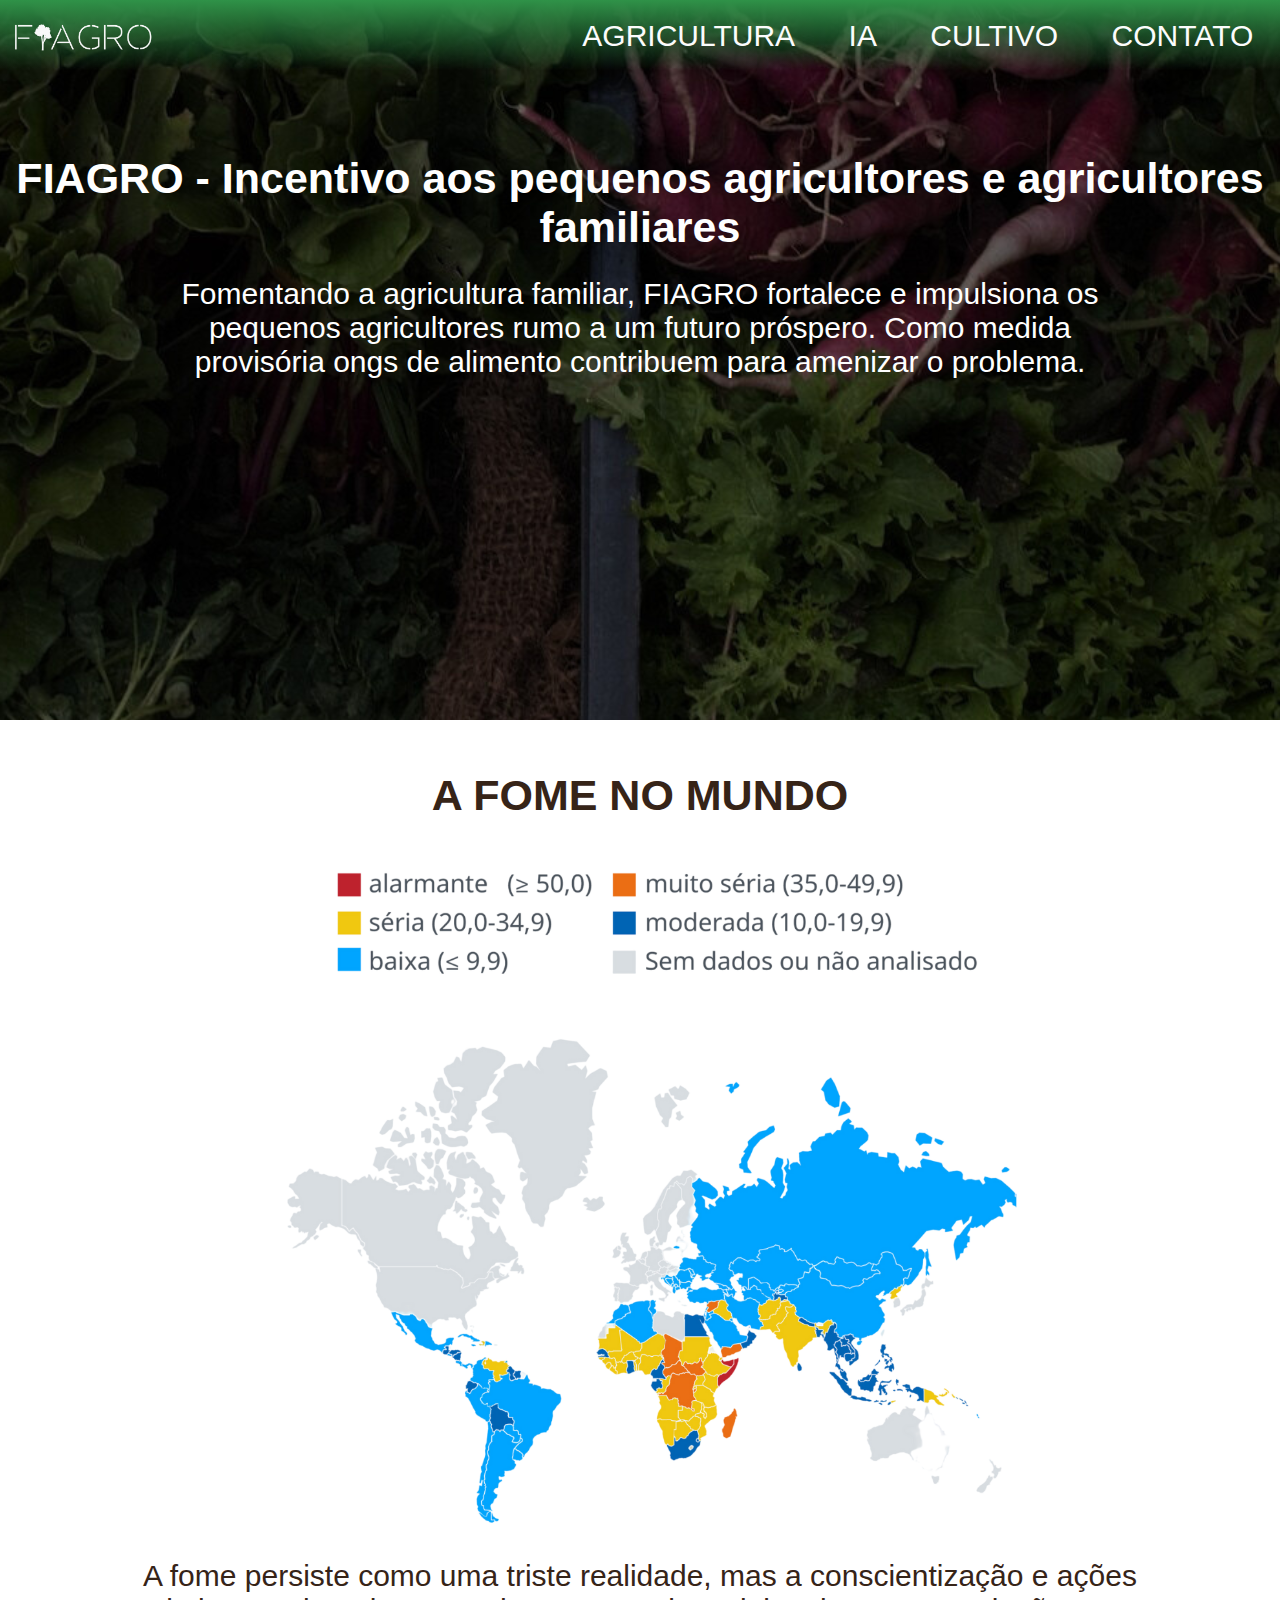
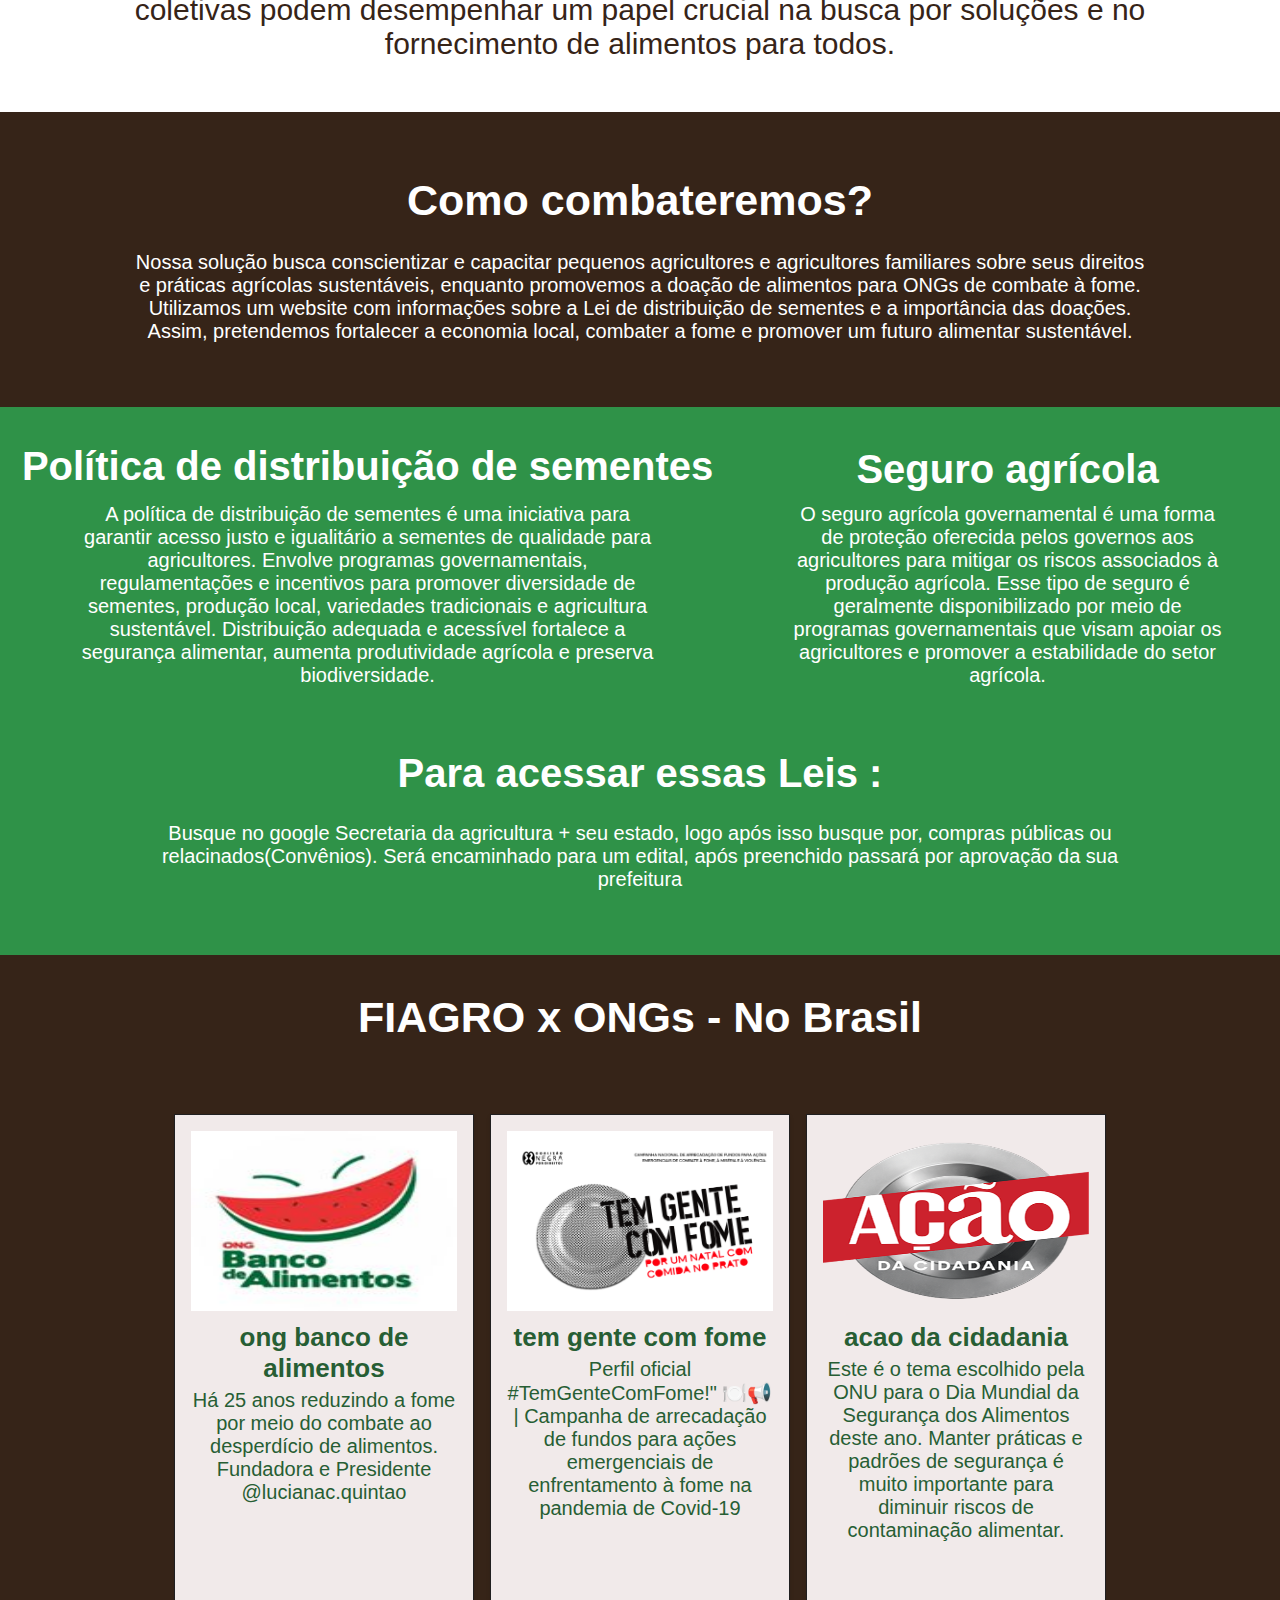
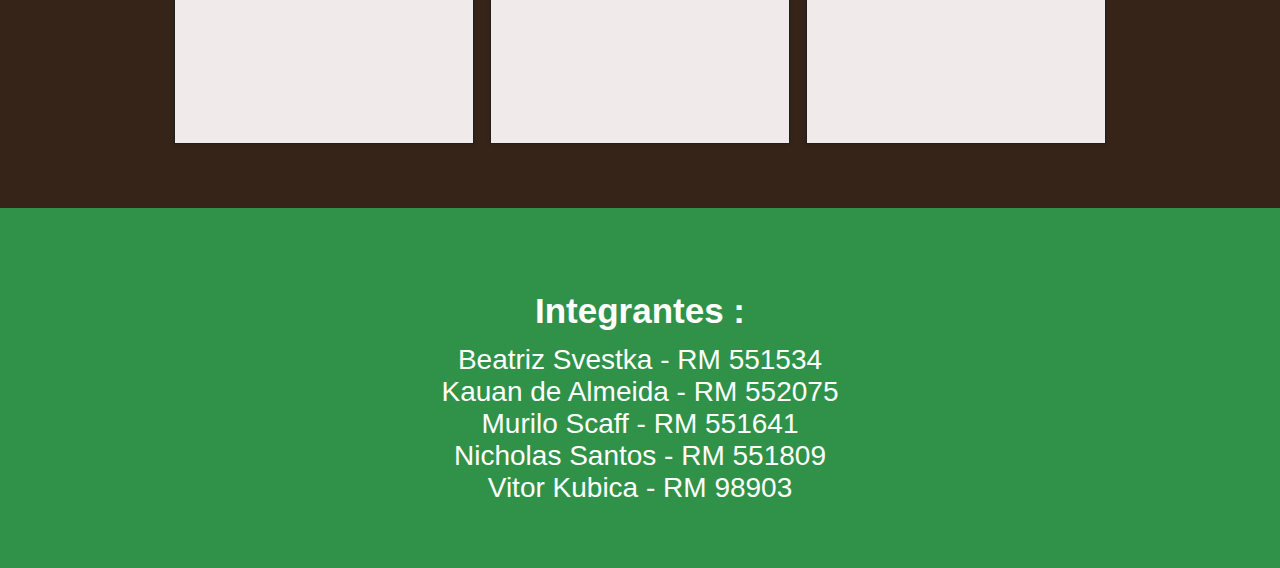
<file: index.html>
<!DOCTYPE html>
<html lang="pt-br">
<head>
    <meta charset="UTF-8">
    <meta http-equiv="X-UA-Compatible" content="IE=edge">
    <meta name="viewport" content="width=device-width, initial-scale=1.0">
    <title>FIAGRO</title>
    <link rel="stylesheet" href="../css/estilo.css">
    <link rel="icon" 
      type="image/jpeg" 
      href="./img/icone.jpeg" />
</head>
<body >
    <header class="cabecalho">
        <a class="logohome" href="../index.html"><img src="../img/logo.png" alt="Logo Fiagro"></a>
        <nav class="pags">
            <a href="../pages/agrisusten.html">AGRICULTURA</a>
            <a href="../pages/iagen.html">IA</a>
            <a href="../pages/cultivos.html">CULTIVO</a>
            <a href="../pages/contato.html" >CONTATO</a>
        </nav>
    </header>
    <section class="conteudoindex">
        <div class="introindex">
            <h2>FIAGRO - Incentivo aos pequenos agricultores e agricultores familiares</h2>
            <p>Fomentando a agricultura familiar, FIAGRO fortalece e impulsiona os pequenos agricultores rumo a um futuro próspero. Como medida provisória ongs de alimento contribuem para amenizar o problema.</p>
        </div>
        <div class="grafico">
            <h2>A FOME NO MUNDO</h2>
            <img src="./img/Cópia de background (5).png" alt="grafico fome no mundo">
            <p>A fome persiste como uma triste realidade, mas a conscientização e ações coletivas podem desempenhar um papel crucial na busca por soluções e no fornecimento de alimentos para todos.</p>
        </div>
        <div class="introindex1">
            <h2>Como combateremos?</h2>
            <p>
                Nossa solução busca conscientizar e capacitar pequenos agricultores e agricultores familiares sobre seus direitos e práticas agrícolas sustentáveis, enquanto promovemos a doação de alimentos para ONGs de combate à fome. Utilizamos um website com informações sobre a Lei de distribuição de sementes e a importância das doações. Assim, pretendemos fortalecer a economia local, combater a fome e promover um futuro alimentar sustentável.</p>
        </div>
        <div class="todasleis">
        <div class="leis">
        <div class="lei1">
                <h2>Política de distribuição de sementes</h2>
                <p>A política de distribuição de sementes é uma iniciativa para garantir acesso justo e igualitário a sementes de qualidade para agricultores. Envolve programas governamentais, regulamentações e incentivos para promover diversidade de sementes, produção local, variedades tradicionais e agricultura sustentável. Distribuição adequada e acessível fortalece a segurança alimentar, aumenta produtividade agrícola e preserva biodiversidade.</p>
        </div>
        <div class="lei2">
                <h2>Seguro agrícola</h2>
                <p>O seguro agrícola governamental é uma forma de proteção oferecida pelos governos aos agricultores para mitigar os riscos associados à produção agrícola. Esse tipo de seguro é geralmente disponibilizado por meio de programas governamentais que visam apoiar os agricultores e promover a estabilidade do setor agrícola.</p>
        </div>   
        </div>
        <h2>Para acessar essas Leis :</h2>
            <p class="final">Busque no google Secretaria da agricultura + seu estado, logo após isso busque por, compras públicas ou relacinados(Convênios). Será encaminhado para um edital, após preenchido passará por aprovação da sua prefeitura</p>

        </div>
          <section class="ex1">
            <div class="exemplos1">
              <h2 class="titulo3">FIAGRO x ONGs - No Brasil</h2>
            </div>
              <div class="exemplos">
                <div class="card">
                  <nav>
                    <a href="https://www.instagram.com/ongbancodealimentos/" target="_blank">
                   <img src="./img/ongbancodealimento.jpg" alt="ongbancodealimentos">
                    <h2>ong banco de alimentos</h2>
                  <p>Há 25 anos reduzindo a fome por meio do combate ao desperdício de alimentos.
                    Fundadora e Presidente @lucianac.quintao
                  </p>
                  </a>
                </nav>
                </div>
                <div class="card">
                  <nav>
                    <a href="https://www.instagram.com/temgentecomfomeoficial/" target="_blank">
                    <img src="./img/temgentecomfome.png" alt="temgentecomfomeoficial">
                    <h2>tem gente com fome</h2>
                    <p>Perfil oficial #TemGenteComFome!" 🍽️📢 | Campanha de arrecadação de fundos para ações emergenciais de enfrentamento à fome na pandemia de Covid-19</p>
                    </a>
                  </nav>
                </div>
                <div class="card">
                  <nav>
                    <a href="https://www.instagram.com/acaodacidadania/" target="_blank">
                    <img src="./img/acaocidadania.png" alt="acaodacidadania">
                  <h2>acao da cidadania</h2>
                  <p>
                    Este é o tema escolhido pela ONU para o Dia Mundial da Segurança dos Alimentos deste ano. Manter práticas e padrões de segurança é muito importante para diminuir riscos de contaminação alimentar.
                  </p>
                  </a>
                  </nav>
                </div>
              </div>
          </section>
        
    </section>
    <footer class = "rodape">
        <h2>Integrantes :</h2>
        <div>
            <p>
                Beatriz Svestka - RM 551534 <br> Kauan de Almeida - RM 552075 <br> Murilo Scaff - RM 551641 <br> Nicholas Santos - RM 551809 <br> Vitor Kubica - RM 98903
            </p>
        </div>
    </footer>
</body>
</html>
</file>
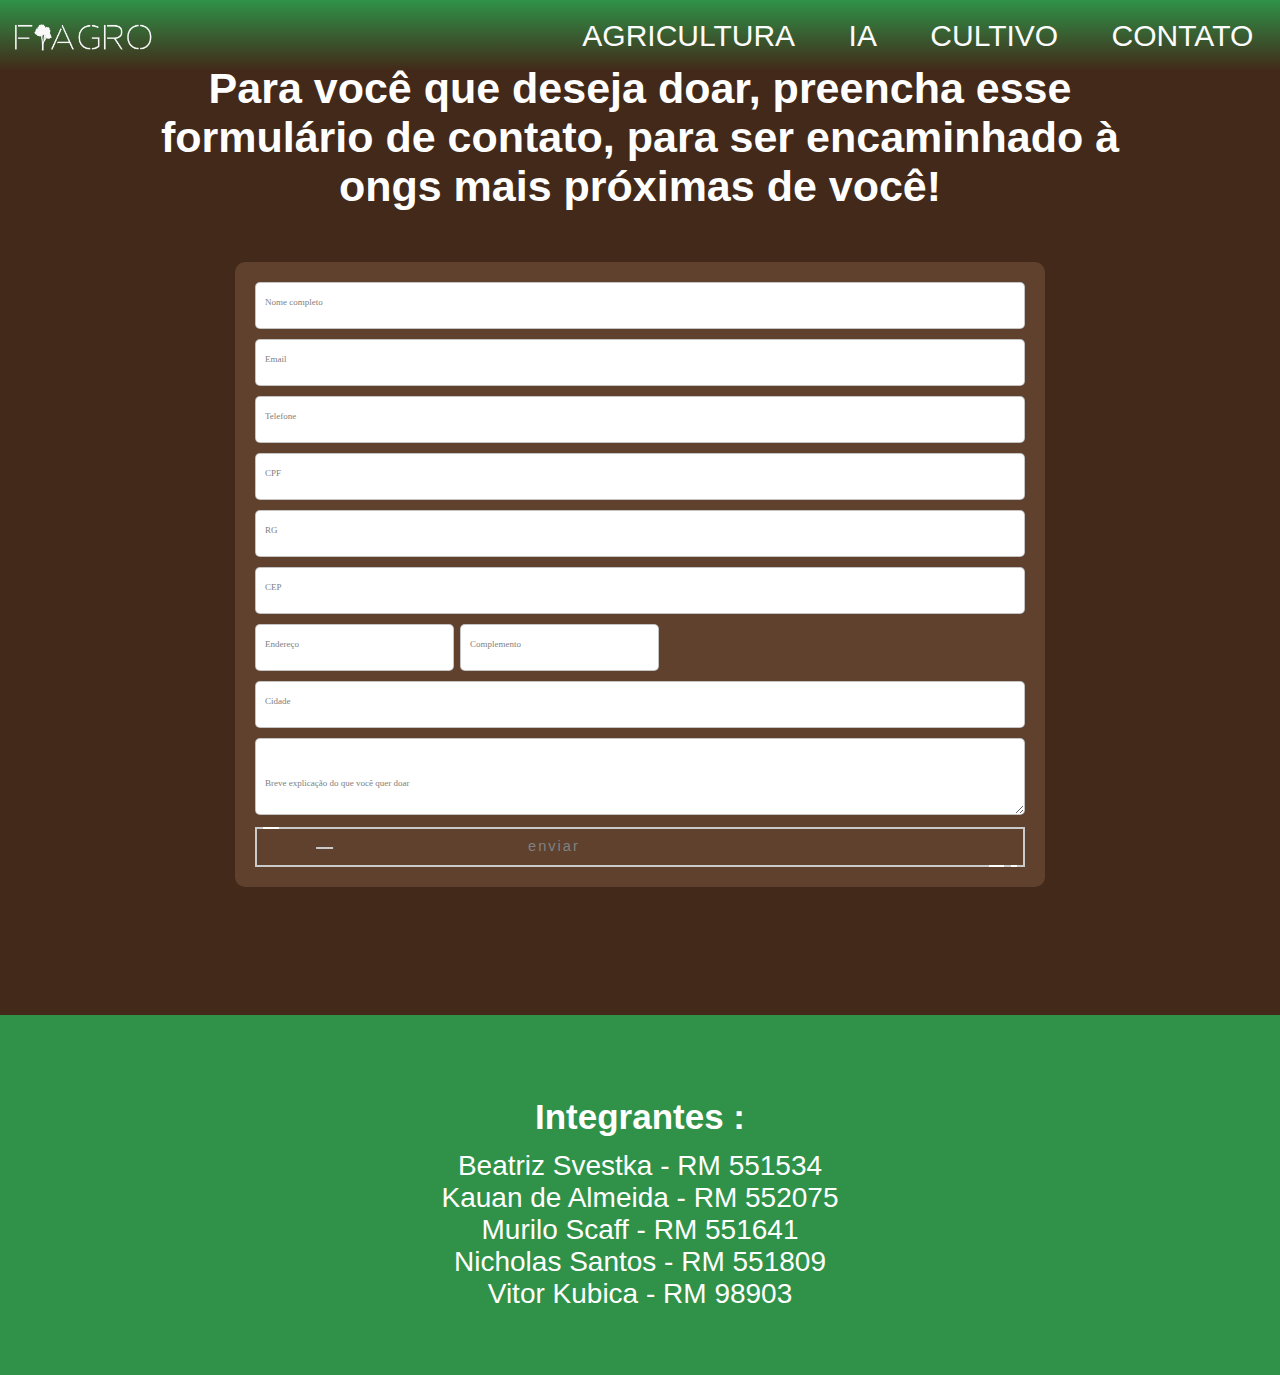
<file: pages/contato.html>
<!DOCTYPE html>
<html lang="pt-br">
<head>
    <meta charset="UTF-8">
    <meta http-equiv="X-UA-Compatible" content="IE=edge">
    <meta name="viewport" content="width=device-width, initial-scale=1.0">
    <title>FIAGRO</title>
    <link rel="stylesheet" href="../css/estilo.css">
    <link rel="icon" 
      type="image/jpeg" 
      href="../img/icone.jpeg" />
</head>
<body >
    <header class="cabecalho">
        <a class="logohome" href="../index.html"><img src="../img/logo.png" alt="Logo Fiagro"></a>
        <nav class="pags">
            <a href="../pages/agrisusten.html">AGRICULTURA</a>
            <a href="../pages/iagen.html">IA</a>
            <a href="../pages/cultivos.html">CULTIVO</a>
            <a href="../pages/contato.html" >CONTATO</a>
        </nav>
    </header>
    <section class="conteudo6" >
        <h2 class="titform">Para você que deseja doar, preencha esse formulário de contato, para ser encaminhado à ongs mais próximas de você!</h2>
        <form class="form">
    
           
                    
            <label>
                <input required="" placeholder="" type="text" class="input">
                <span>Nome completo</span>
            </label> 
                    
                    
            <label>
                <input required="" placeholder="" type="text" class="input">
                <span>Email</span>
            </label> 
                
            <label>
                <input required="" type="tel" placeholder="" class="input">
                <span>Telefone</span>
            </label>

            <label>
                <input required="" type="CPF" placeholder="" class="input">
                <span>CPF</span>
            </label>

            <label>
                <input required="" type="RG" placeholder="" class="input">
                <span>RG</span>
            </label>
            <label>
                <input required="" type="CEP" placeholder="" class="input">
                <span>CEP</span>
            </label> 
            
            <div class="flex">
                <label>
                    <input required="" placeholder="" type="text" class="input">
                    <span>Endereço</span>
                </label>
        
                <label>
                    <input required="" placeholder="" type="number" class="input">
                    <span>Complemento</span>
                </label>
            </div> 
            <label>
                <input required="" placeholder="" type="text" class="input">
                <span>Cidade</span>
            </label>
            <label>
                <textarea required="" rows="3" placeholder="" class="input01"></textarea>
                <span>Breve explicação do que você quer doar</span>
            </label>
    
            
            <button class="fancy" href="#">
              <span class="top-key"></span>
              <span class="text">ENVIAR</span>
              <span class="bottom-key-1"></span>
              <span class="bottom-key-2"></span>
            </button>
        </form>
        </section>
        <footer class = "rodape">
            <h2>Integrantes :</h2>
            <div>
                <p>
                    Beatriz Svestka - RM 551534 <br> Kauan de Almeida - RM 552075 <br> Murilo Scaff - RM 551641 <br> Nicholas Santos - RM 551809 <br> Vitor Kubica - RM 98903
                </p>
            </div>
        </footer>
</body>
</html>
</file>
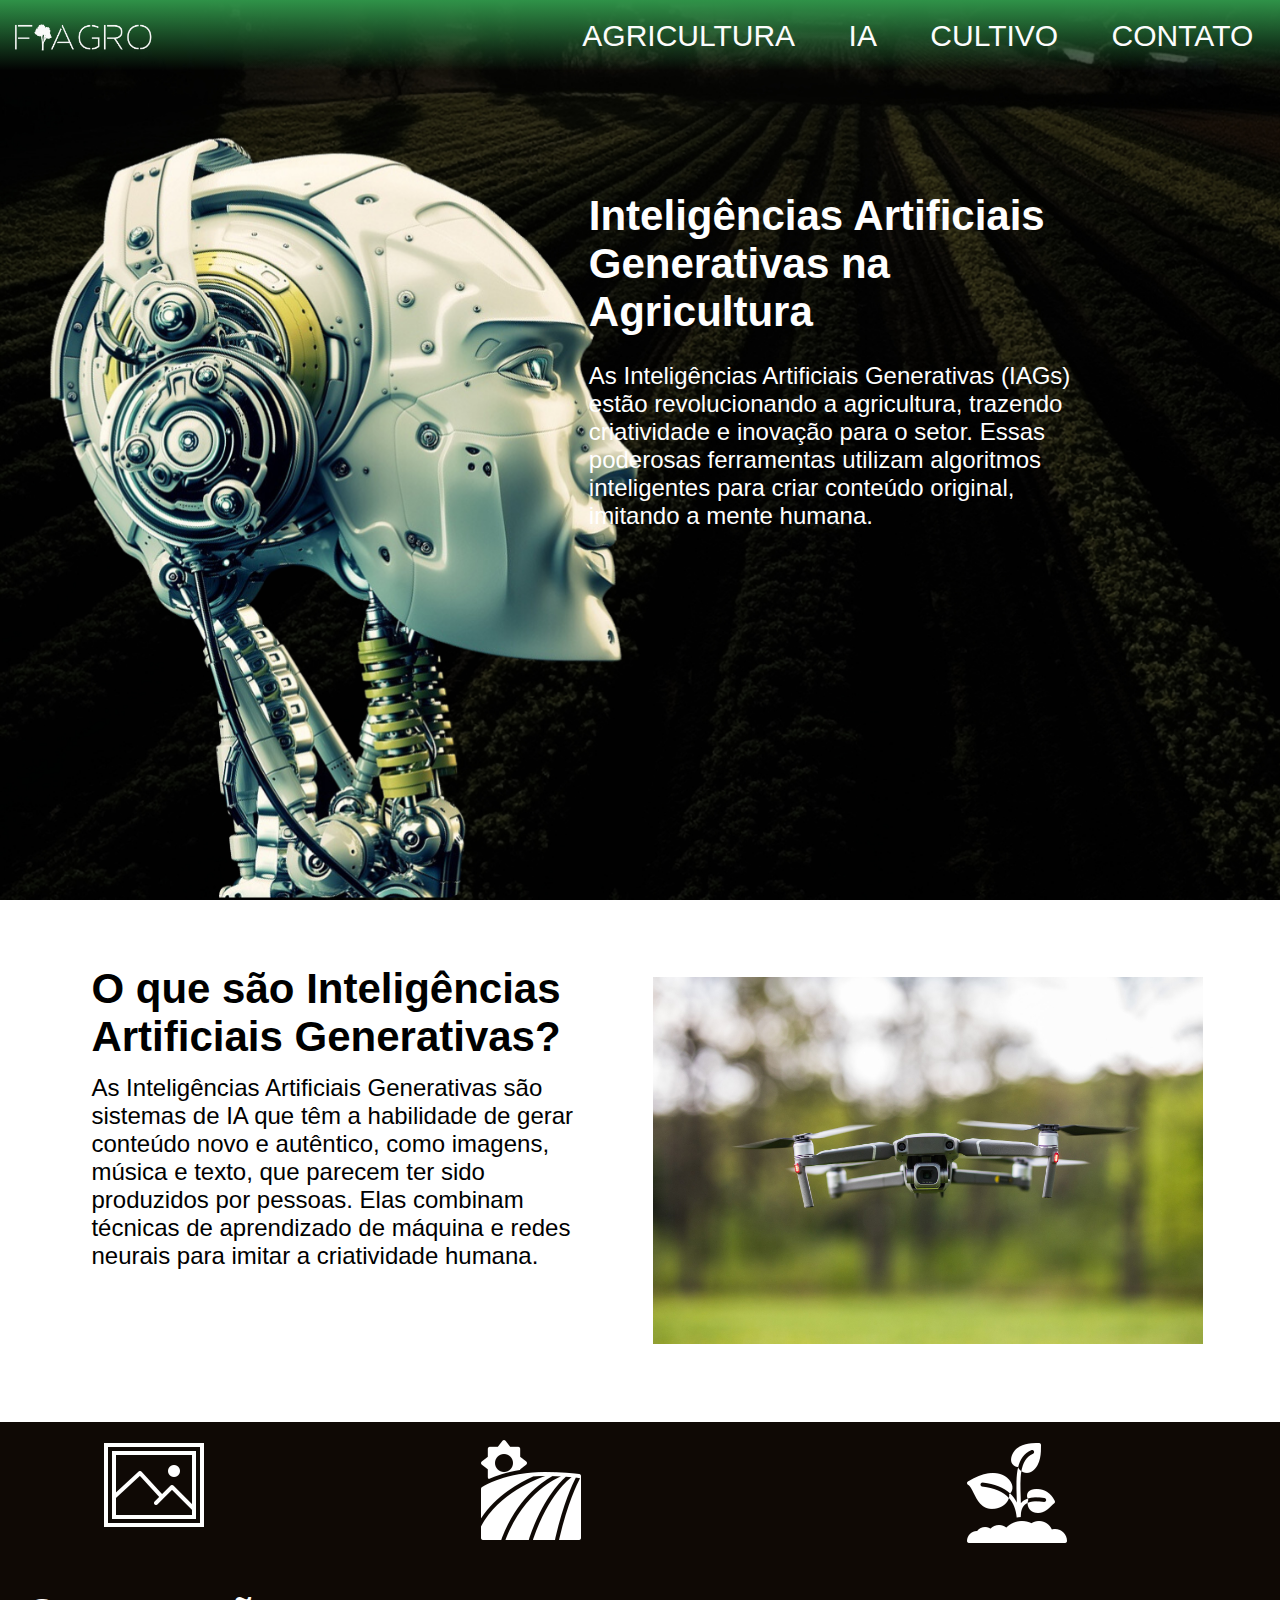
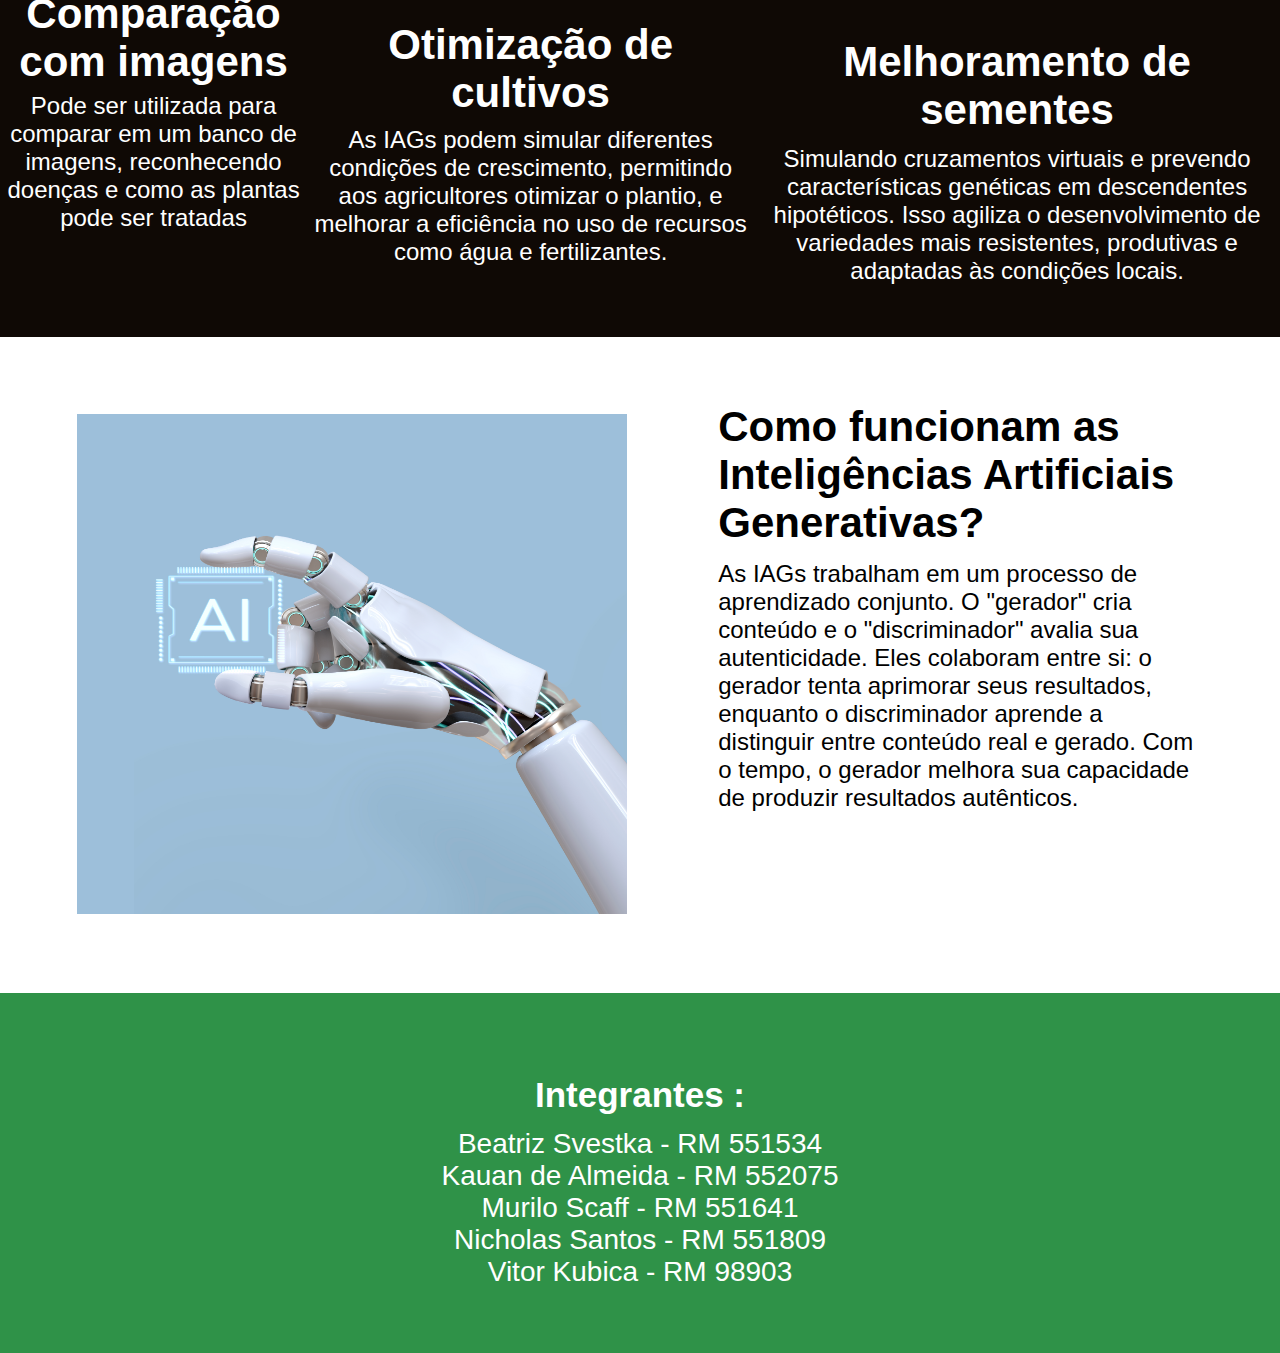
<file: pages/iagen.html>
<!DOCTYPE html>
<html lang="pt-br">
<head>
    <meta charset="UTF-8">
    <meta http-equiv="X-UA-Compatible" content="IE=edge">
    <meta name="viewport" content="width=device-width, initial-scale=1.0">
    <title>FIAGRO</title>
    <link rel="stylesheet" href="../css/iagen.css">
    <link rel="icon" 
      type="image/jpeg" 
      href="../img/icone.jpeg" />
</head>
<body >
    <header class="cabecalho">
        <a class="logohome" href="../index.html"><img src="../img/logo.png" alt="Logo Fiagro"></a>
        <nav class="pags">
            <a href="../pages/agrisusten.html">AGRICULTURA</a>
            <a href="../pages/iagen.html">IA</a>
            <a href="../pages/cultivos.html">CULTIVO</a>
            <a href="../pages/contato.html" >CONTATO</a>
        </nav>
    </header>
    <section class="iaconteudo">
        <div class="introducao1">
            <h2>Inteligências Artificiais Generativas na Agricultura</h2>
            <p>As Inteligências Artificiais Generativas (IAGs) estão revolucionando a agricultura, trazendo criatividade e inovação para o setor. Essas poderosas ferramentas utilizam algoritmos inteligentes para criar conteúdo original, imitando a mente humana.</p>
        </div>
        <div class="oque">
            <div class="txt">
               <h2>O que são Inteligências Artificiais Generativas?</h2> 
               <p>As Inteligências Artificiais Generativas são sistemas de IA que têm a habilidade de gerar conteúdo novo e autêntico, como imagens, música e texto, que parecem ter sido produzidos por pessoas. Elas combinam técnicas de aprendizado de máquina e redes neurais para imitar a criatividade humana.</p>
            </div>
            <div class="img">
                <img src="../img/drone.jpg" alt="drone">
            </div>
        </div>
    </section>
    <section class="aplicacoes">            
        <div class="casos">
            <img src="../img/icons8-img-100.png" alt="icone img">
            <h2>Comparação com imagens</h2>
            <p>Pode ser utilizada para comparar em um banco de imagens, reconhecendo doenças e como as plantas pode ser tratadas</p>
        </div>
        <div class="casos">
            <img src="../img/icons8-cultivo-100.png" alt="icone cultivo">
            <h2>Otimização de cultivos</h2>
            <p> As IAGs podem simular diferentes condições de crescimento, permitindo aos agricultores otimizar o plantio, e melhorar a eficiência no uso de recursos como água e fertilizantes.</p>
        </div>
        <div class="casos">
            <img src="../img/icons8-broto-100.png" alt="icone broto">
            <h2>Melhoramento de sementes</h2>
            <p>Simulando cruzamentos virtuais e prevendo características genéticas em descendentes hipotéticos. Isso agiliza o desenvolvimento de variedades mais resistentes, produtivas e adaptadas às condições locais.
            </p>
        </div>
    </section>
    <section class="iaconteudo">
        <div class="oque">
            <div class="imgIA">
                <img src="../img/inteligencia-artificial-de-chip-de-ia-inovacao-tecnologica-futura.jpg" alt="img representativa IA">
            </div>
            <div class="txt">
               <h2>Como funcionam as Inteligências Artificiais Generativas?</h2> 
               <p>As IAGs trabalham em um processo de aprendizado conjunto. O "gerador" cria conteúdo e o "discriminador" avalia sua autenticidade. Eles colaboram entre si: o gerador tenta aprimorar seus resultados, enquanto o discriminador aprende a distinguir entre conteúdo real e gerado. Com o tempo, o gerador melhora sua capacidade de produzir resultados autênticos.</p>
            </div>
            
        </div>
    </section>
    <footer class = "rodape">
        <h2>Integrantes :</h2>
        <div>
            <p>
                Beatriz Svestka - RM 551534 <br> Kauan de Almeida - RM 552075 <br> Murilo Scaff - RM 551641 <br> Nicholas Santos - RM 551809 <br> Vitor Kubica - RM 98903
            </p>
        </div>
    </footer>
</body>
</html>
</file>
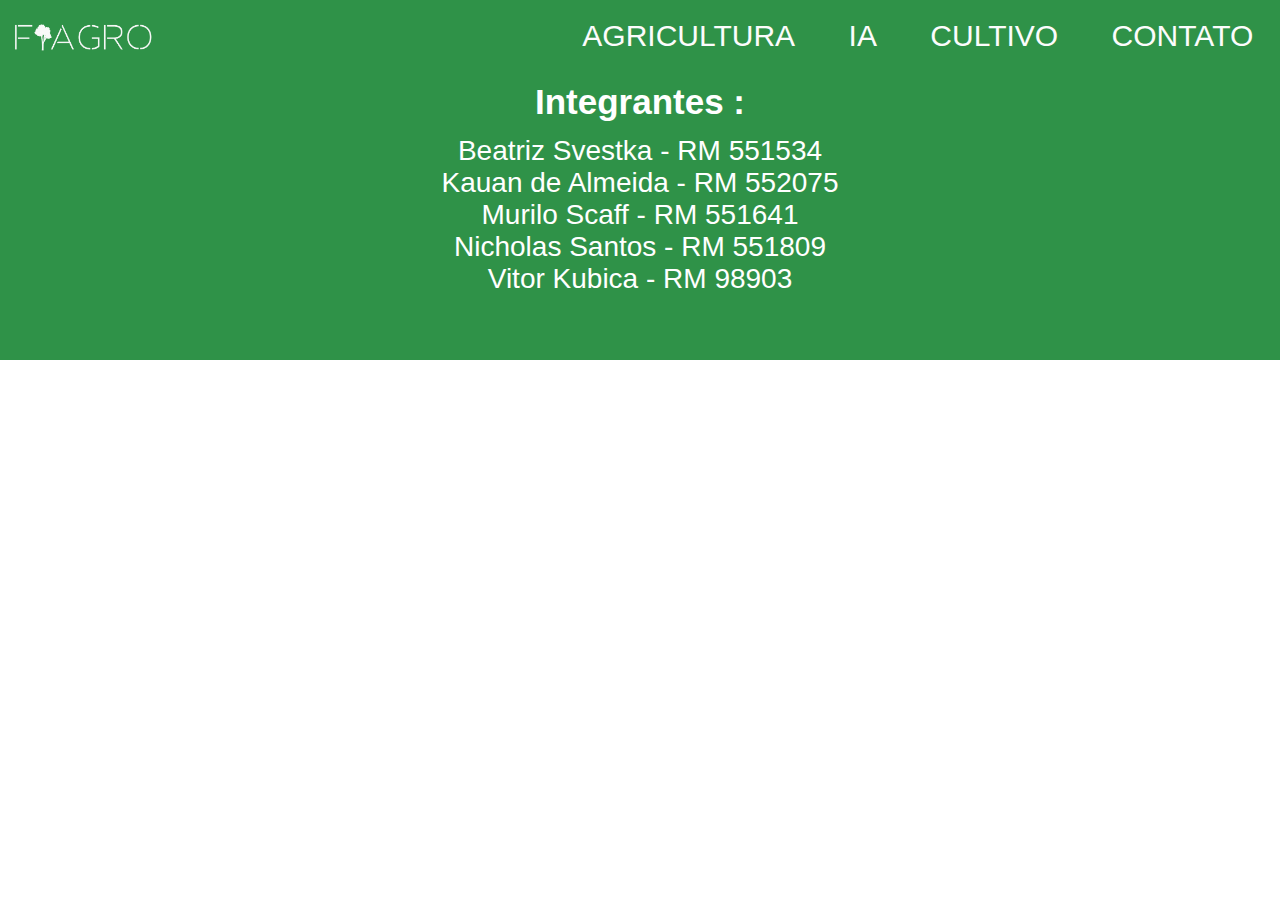
<file: pages/ongs.html>
<!DOCTYPE html>
<html lang="pt-br">
<head>
    <meta charset="UTF-8">
    <meta http-equiv="X-UA-Compatible" content="IE=edge">
    <meta name="viewport" content="width=device-width, initial-scale=1.0">
    <title>FIAGRO</title>
    <link rel="stylesheet" href="../css/estilo.css">
    <link rel="icon" 
      type="image/jpeg" 
      href="../img/icone.jpeg" />
</head>
<body >
    <header class="cabecalho">
        <a class="logohome" href="../index.html"><img src="../img/logo.png" alt="Logo Fiagro"></a>
        <nav class="pags">
            <a href="../pages/agrisusten.html">AGRICULTURA</a>
            <a href="../pages/iagen.html">IA</a>
            <a href="../pages/cultivos.html">CULTIVO</a>
            <a href="../pages/contato.html" >CONTATO</a>
        </nav>
    </header>
    <footer class = "rodape">
        <h2>Integrantes :</h2>
        <div>
            <p>
                Beatriz Svestka - RM 551534 <br> Kauan de Almeida - RM 552075 <br> Murilo Scaff - RM 551641 <br> Nicholas Santos - RM 551809 <br> Vitor Kubica - RM 98903
            </p>
        </div>
    </footer>
</body>
</html>
</file>
<file: css/estilo.css>
@import url("./cabecalho.css");
@import url("./rodape2.css");
@import url("./conteudo.css");
@import url("./agrisusten.css");
@import url("./iagen.css");
@import url("./formulario.css");


*{
    margin: 0;
    padding: 0;
    box-sizing: border-box;
}

html{
    font-size: 62.5%;
}
</file>
<file: css/iagen.css>
@import url("./cabecalho.css");
@import url("./rodape2.css");

*{
    margin: 0;
    padding: 0;
    box-sizing: border-box;
}

html{
    font-size: 62.5%;
}

.iaconteudo{
    display: flex;
    flex-direction: column;
}

.introducao1{
    background: url(../img/Cópia\ de\ background\ \(2\).png);
    background-size: cover;
    height: 100vh;
    width: 100%;
    
}

.introducao1 h2{
    color: #ffffff;
    font-family:  "Gotham HTF", sans-serif;
    font-size: 42px;
    text-align: left;
    margin-top: 15%;
    margin-left: 46%;
    margin-right: 14%;
}

.introducao1 p{
    color: #ffffff;
    font-family:  "Gotham HTF", sans-serif;
    font-size: 24px;
    text-align: left;
    margin-top: 2%;
    margin-left: 46%;
    margin-right: 14%;
}

.oque{
    display: flex;
    height: 100%;
}

.oque h2{
    color: #000000;
    font-family:  "Gotham HTF", sans-serif;
    font-size: 42px;
    text-align: left;
    margin-top: 10%;
    margin-left: 14%;
    margin-right: 14%;
}

.oque p{
    color: #000000;
    font-family:  "Gotham HTF", sans-serif;
    font-size: 24px;
    text-align: left;
    margin-top: 2%;
    margin-left: 14%;
    margin-right: 12%;
    margin-bottom: 10%;
}


.img{
    margin-top: 6%; 
    margin-bottom: 6%;
    margin-right: 6%;
}

.img img{
    
    width: 550px;
}

.aplicacoes{
    display: flex;
    background-color: #0f0905;
    height: 100%;
    justify-content: space-around;
}

.casos{
    justify-content: center;
}
.aplicacoes img{
    display: flex;
    margin: 0 auto ;
    justify-content: space-around;
    align-items: center;
    margin-top: 4%;
}
.aplicacoes h2{
    color: #ffffff;
    font-family:  "Gotham HTF", sans-serif;
    font-size: 42px;
    text-align: center;
    margin-top: 18%;

}

.aplicacoes p{
    color: #ffffff;
    font-family:  "Gotham HTF", sans-serif;
    font-size: 24px;
    text-align: center;
    margin-top: 2%;
    margin-bottom: 10%;
}

.casos{
    height: 100%;
    display: flex;
    flex-direction: column;
    justify-content: center;
}

.imgIA {
    margin-bottom: 6%;
    margin-top: 6%; 
    margin-left: 6%;
}

.imgIA img{
    width: 550px;
    height: 500px;
}
</file>
